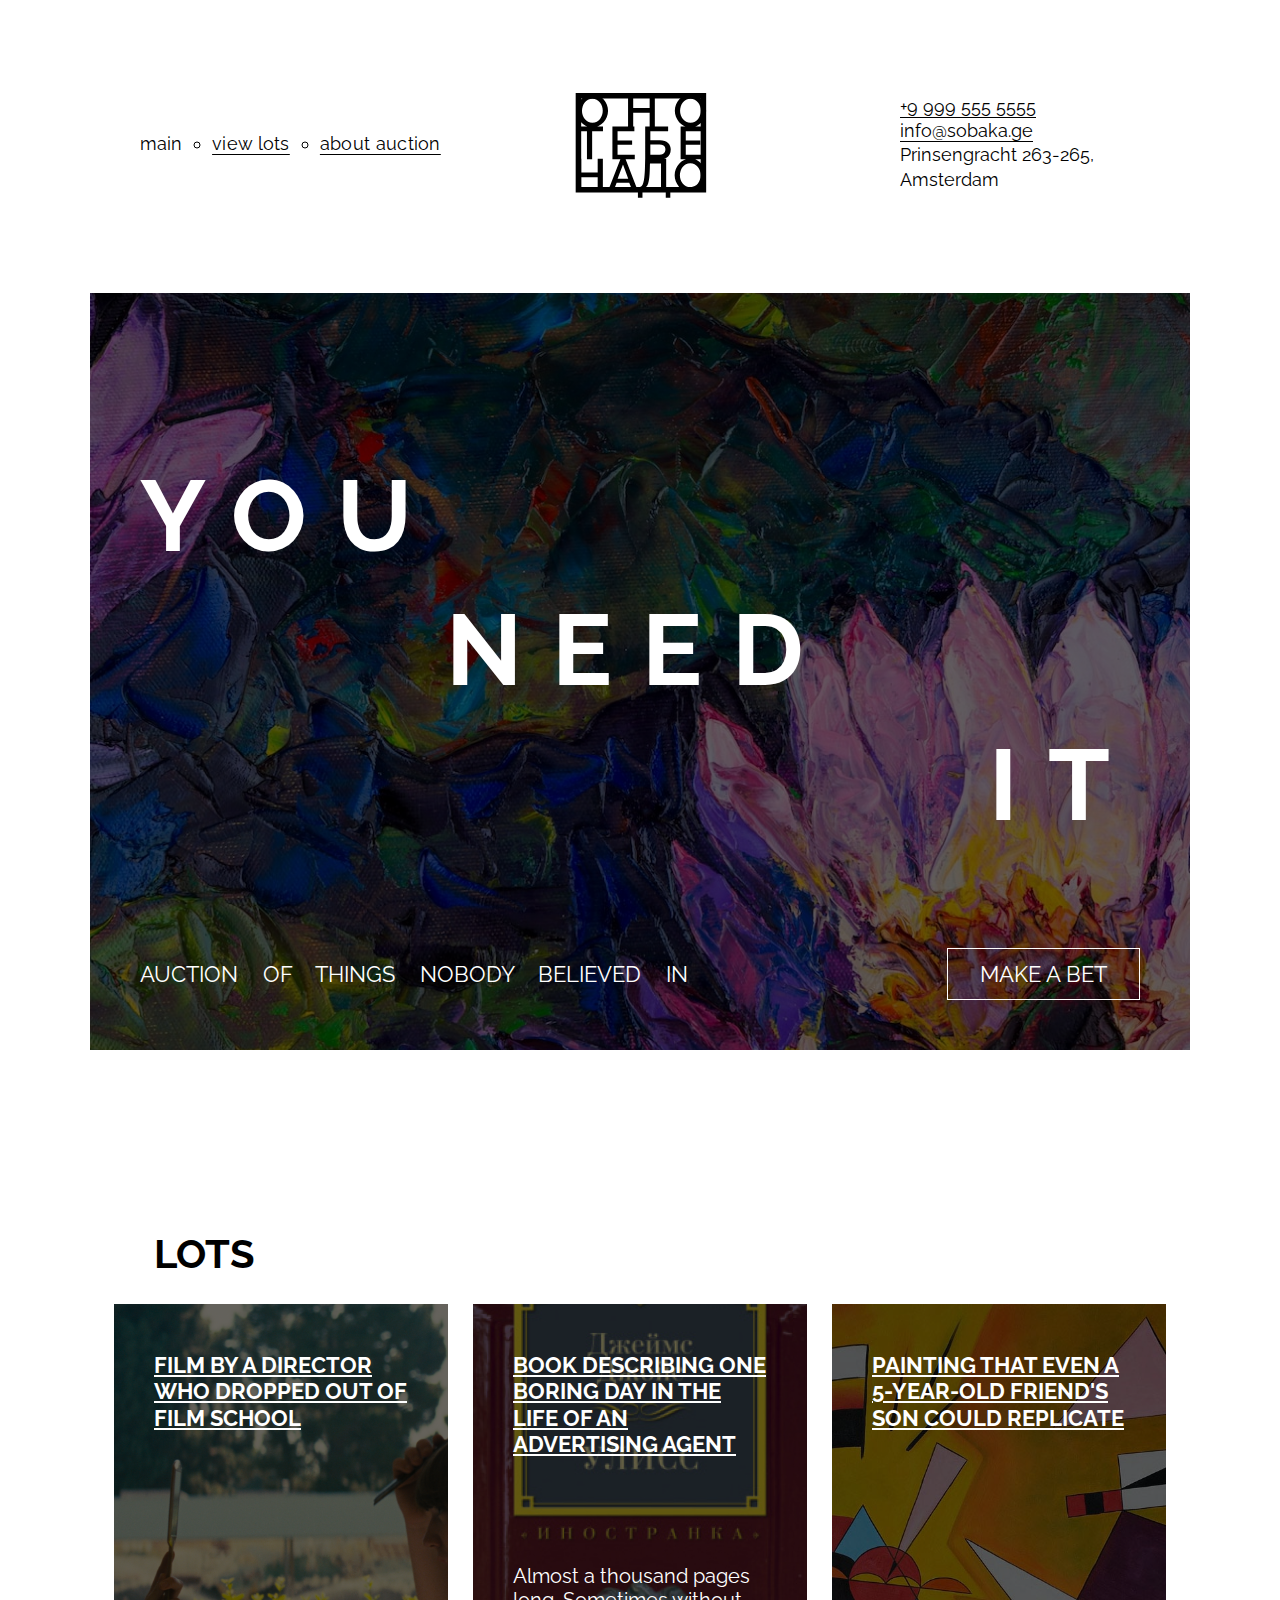
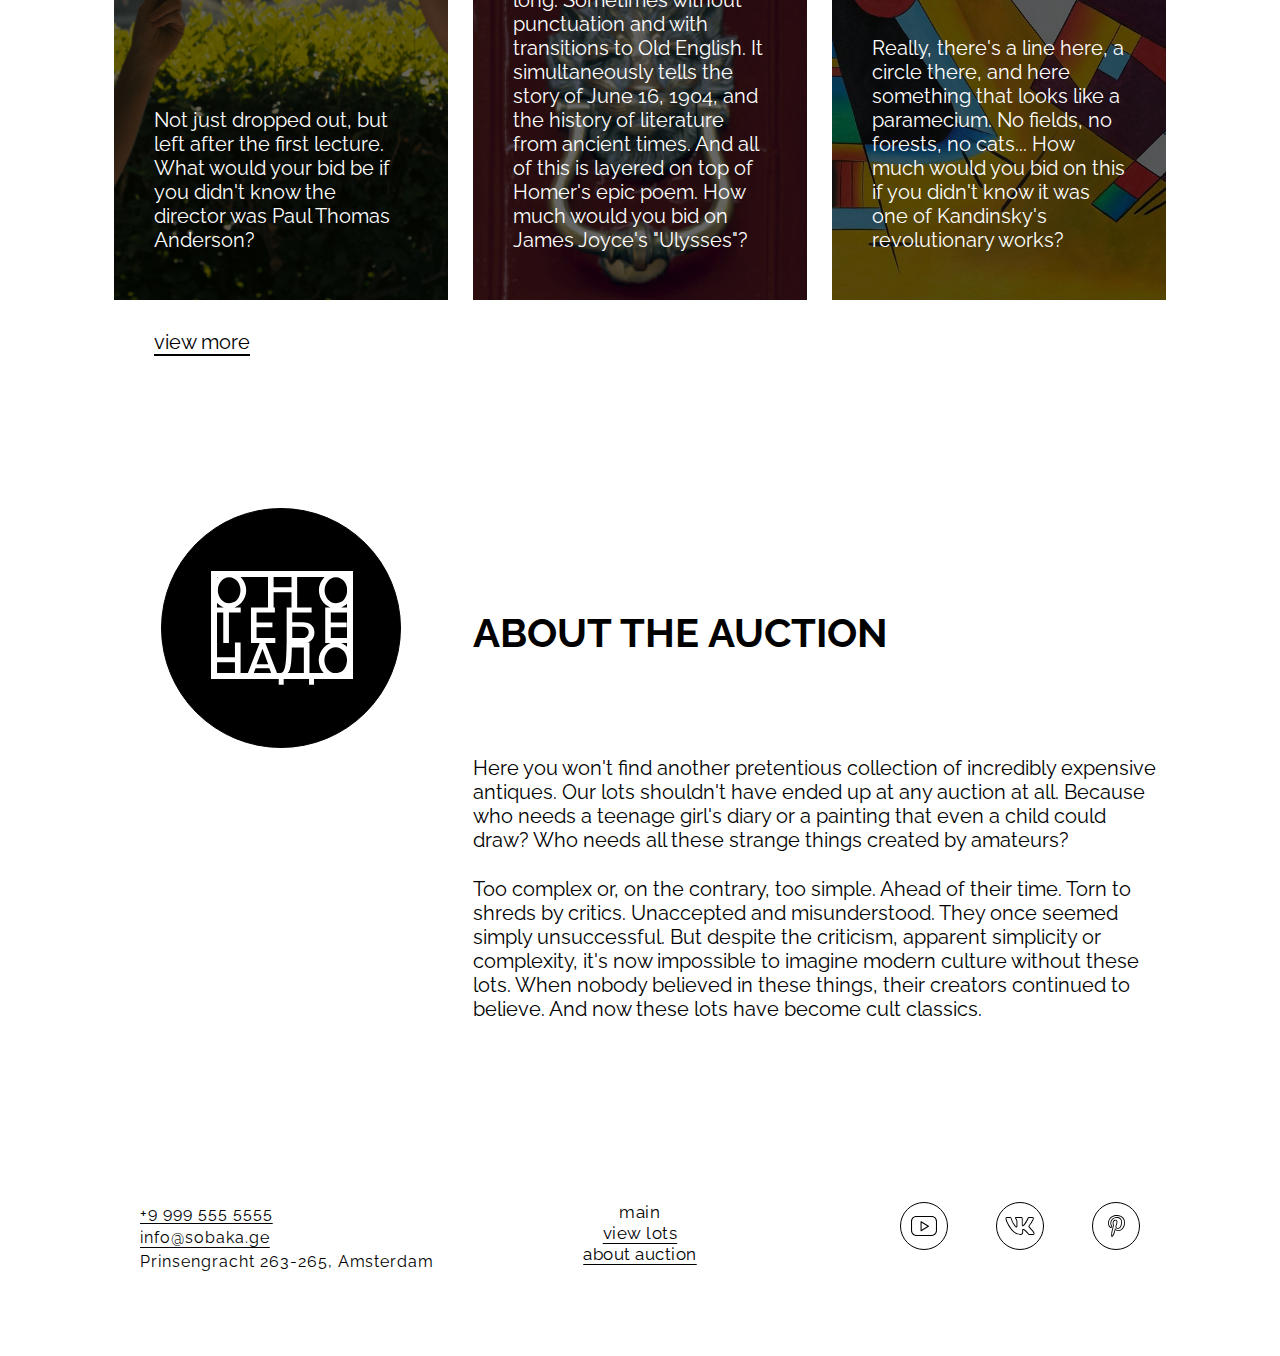
<file: index.html>
<!DOCTYPE html>
<html lang="en">
  <head>
    <meta charset="UTF-8" />
    <meta http-equiv="X-UA-Compatible" content="IE=edge" />
    <meta name="viewport" content="width=device-width, initial-scale=1.0" />
    <link href="./fonts/fonts.css" rel="stylesheet" />
    <link href="./styles/global.css" rel="stylesheet" />
    <link href="./styles/style.css" rel="stylesheet" />

    <title>You Need It — auction of things nobody believed in</title>
  </head>

  <body>
    <header class="header">
      <nav class="header__menu">
        <ul class="header__links-list">
          <li class="header__links-list-item">
            <a class="header__link header__link-active" href="index.html">main</a>
          </li>
          <li class="header__links-list-item">
            <a class="header__link" href="lots.html">view lots</a>
          </li>
          <li class="header__links-list-item">
            <a class="header__link" href="#about">about auction</a>
          </li>
        </ul>
      </nav>

      <a class="header__logo" href="index.html">
        <img
          class="header__logo-image"
          src="images/logo-black.svg"
          alt="You Need It"
        />
      </a>

      <address class="address-block address-block--header">
        <a class="address-block__link" href="tel:+99995555555"
          >+9 999 555 5555</a
        >
        <a class="address-block__link" href="mailto:info@sobaka.ge"
          >info@sobaka.ge</a
        >
        <span class="address-block__item"
          >Prinsengracht 263-265, Amsterdam</span
        >
      </address>
    </header>

    <main>
      <section class="cover">
        <div class="overlay"></div>
        <h1 class="cover__title">
          <span class="aligned-text aligned-text_left">You</span>
          <span class="aligned-text aligned-text_center">
            Need
          </span>
          <span class="aligned-text aligned-text_right">
            It
          </span>
        </h1>
        <div class="cover__description">
          <p class="cover__description-text">
            Auction of things nobody believed in
          </p>
          <button class="bet-button">Make a bet</button>
        </div>
      </section>

      <section class="lots">
        <h2 class="lots__heading">lots</h2>
        <ul class="lots__card-list">
          <li class="lots__card-list-item">
            <article class="card card_type_film">
              <div class="card__link">
                <div class="overlay"></div>
                <h3 class="card__title">
                  Film by a director who dropped out of film school
                </h3>
                <p class="card__text">
                  Not just dropped out, but left after the first lecture. What
                  would your bid be if you didn't know the director was Paul
                  Thomas Anderson?
                </p>
              </div>
            </article>
          </li>
          <li class="lots__card-list-item">
            <article class="card card_type_book">
              <div class="card__link">
                <div class="overlay"></div>
                <h3 class="card__title">
                  Book describing one boring day in the life of an advertising agent
                </h3>
                <p class="card__text">
                  Almost a thousand pages long. Sometimes without punctuation and
                  with transitions to Old English. It simultaneously tells the
                  story of June 16, 1904, and the history of literature from
                  ancient times. And all of this is layered on top of Homer's epic
                  poem. How much would you bid on James Joyce's "Ulysses"?
                </p>
              </div>
            </article>
          </li>
          <li class="lots__card-list-item">
            <article class="card card_type_picture">
              <div class="card__link">
                <div class="overlay"></div>
                <h3 class="card__title">
                  Painting that even a 5-year-old friend's son could replicate
                </h3>
                <p class="card__text">
                  Really, there's a line here, a circle there, and here something
                  that looks like a paramecium. No fields, no forests, no cats...
                  How much would you bid on this if you didn't know it was one of
                  Kandinsky's revolutionary works?
                </p>
              </div>
            </article>
          </li>
        </ul>
        <a class="lots__look-more-link" href="lots.html">view more</a>
      </section>

      <section class="about" id="about">
        <div class="about__column">
          <div class="about__logo">
            <img
              class="about__logo-image"
              src="images/logo-white.svg"
              alt="You Need It"
            />
          </div>
          <div class="about__content">
            <h2 class="about__heading">About the auction</h2>
            <div class="about__text">
              <p>
                Here you won't find another pretentious collection of incredibly
                expensive antiques. Our lots shouldn't have ended up at any auction
                at all. Because who needs a teenage girl's diary or a painting that
                even a child could draw? Who needs all these strange things created
                by amateurs?
              </p>
              <p>
                Too complex or, on the contrary, too simple. Ahead of their time.
                Torn to shreds by critics. Unaccepted and misunderstood. They once
                seemed simply unsuccessful. But despite the criticism, apparent
                simplicity or complexity, it's now impossible to imagine modern
                culture without these lots. When nobody believed in these things,
                their creators continued to believe. And now these lots have become
                cult classics.
              </p>
            </div>
          </div>
        </div>
      </section>
    </main>

    <footer class="footer">
      <address class="address-block address-block--footer">
        <a class="address-block__link" href="tel:+99995555555"
          >+9 999 555 5555</a
        >
        <a class="address-block__link" href="mailto:info@sobaka.ge"
          >info@sobaka.ge</a
        >
        <span class="address-block__item"
          >Prinsengracht 263-265, Amsterdam</span
        >
      </address>
      <nav class="footer__menu">
        <ul class="footer__menu-list">
          <li class="footer__menu-list-item">
            <a class="footer__menu-link footer__menu-link-active" href="index.html"
              >main</a
            >
          </li>
          <li class="footer__menu-list-item">
            <a class="footer__menu-link" href="lots.html">view lots</a>
          </li>
          <li class="footer__menu-list-item">
            <a class="footer__menu-link" href="#about">about auction</a>
          </li>
        </ul>
      </nav>
      <ul class="footer__social-list">
        <li class="footer__social-item">
          <a class="footer__social-link" href="#" aria-label="YouTube">
            <img
              class="footer__social-icon"
              src="images/yt.svg"
              alt="YouTube"
            />
          </a>
        </li>
        <li class="footer__social-item">
          <a class="footer__social-link" href="#" aria-label="VK">
            <img class="footer__social-icon" src="images/vk.svg" alt="VK" />
          </a>
        </li>
        <li class="footer__social-item">
          <a class="footer__social-link" href="#" aria-label="Pinterest">
            <img
              class="footer__social-icon"
              src="images/pinterest.svg"
              alt="Pinterest"
            />
          </a>
        </li>
      </ul>
    </footer>
  </body>
</html>
</file>
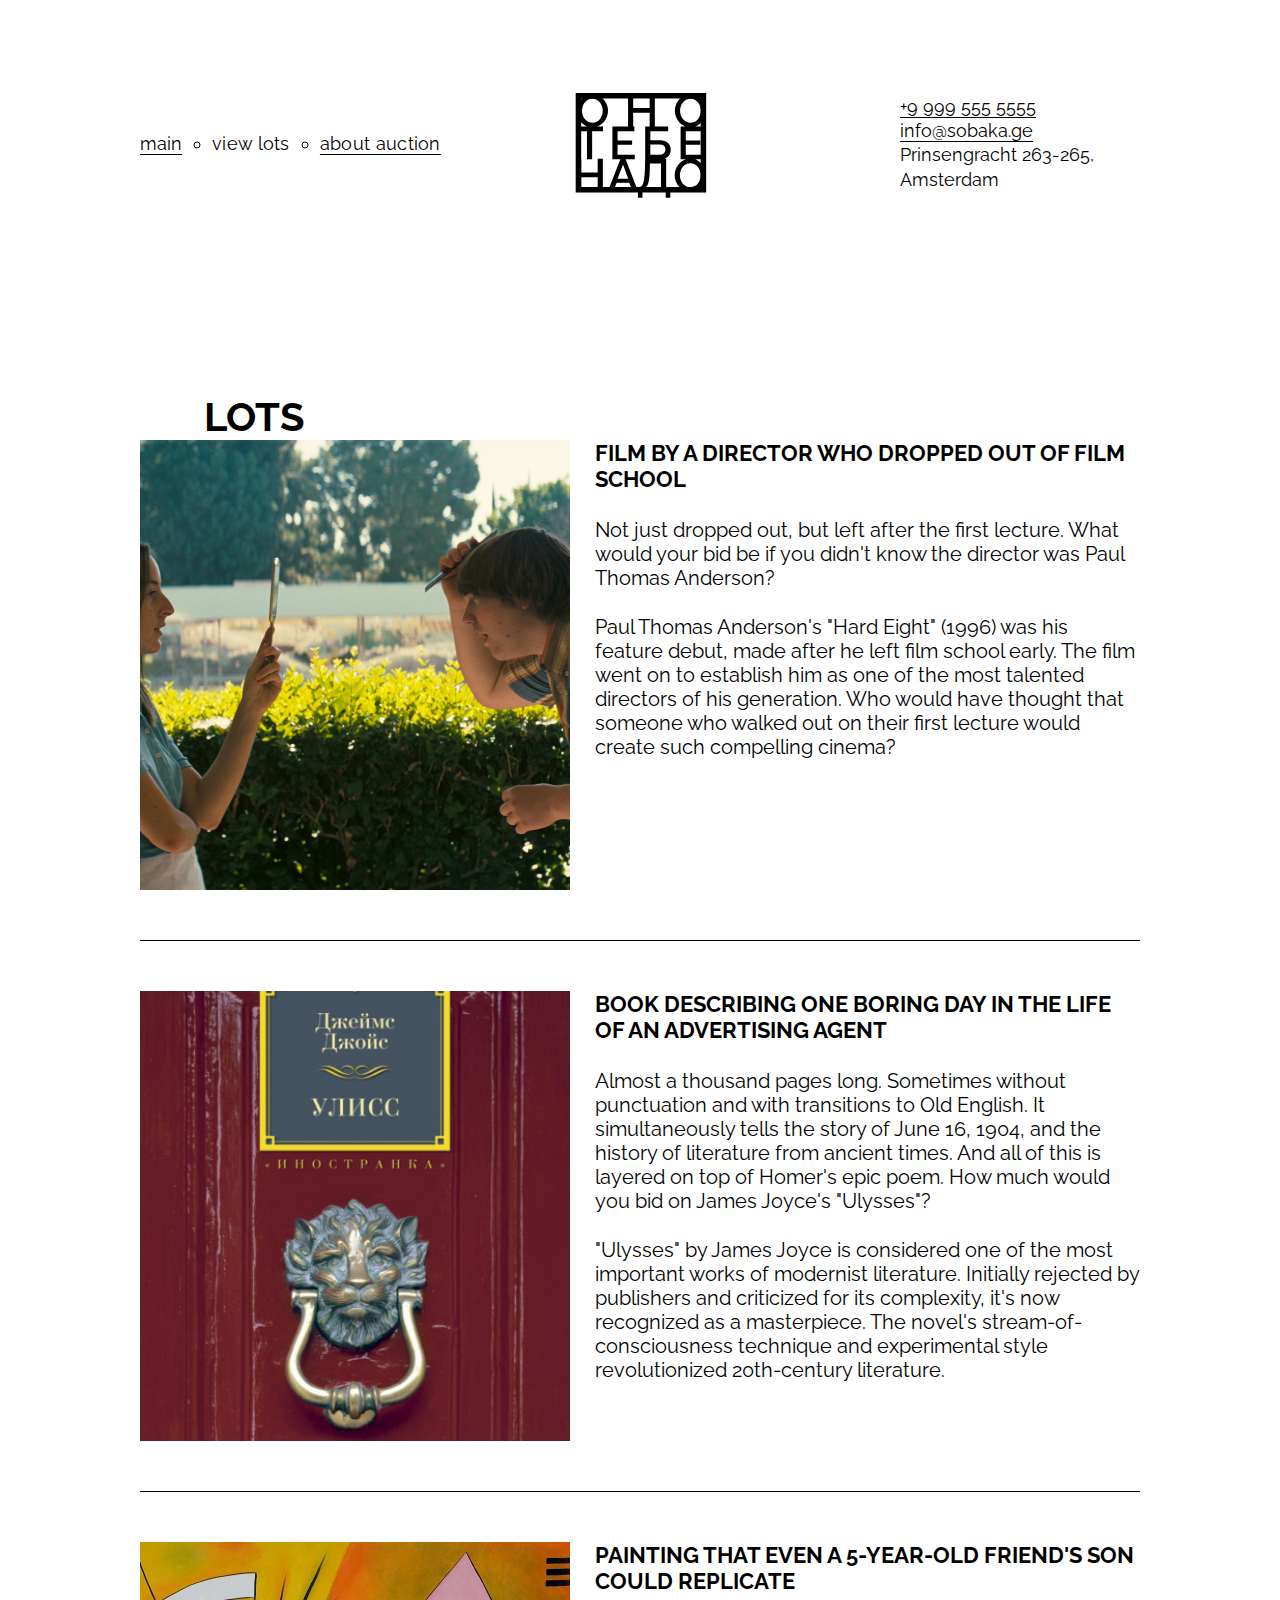
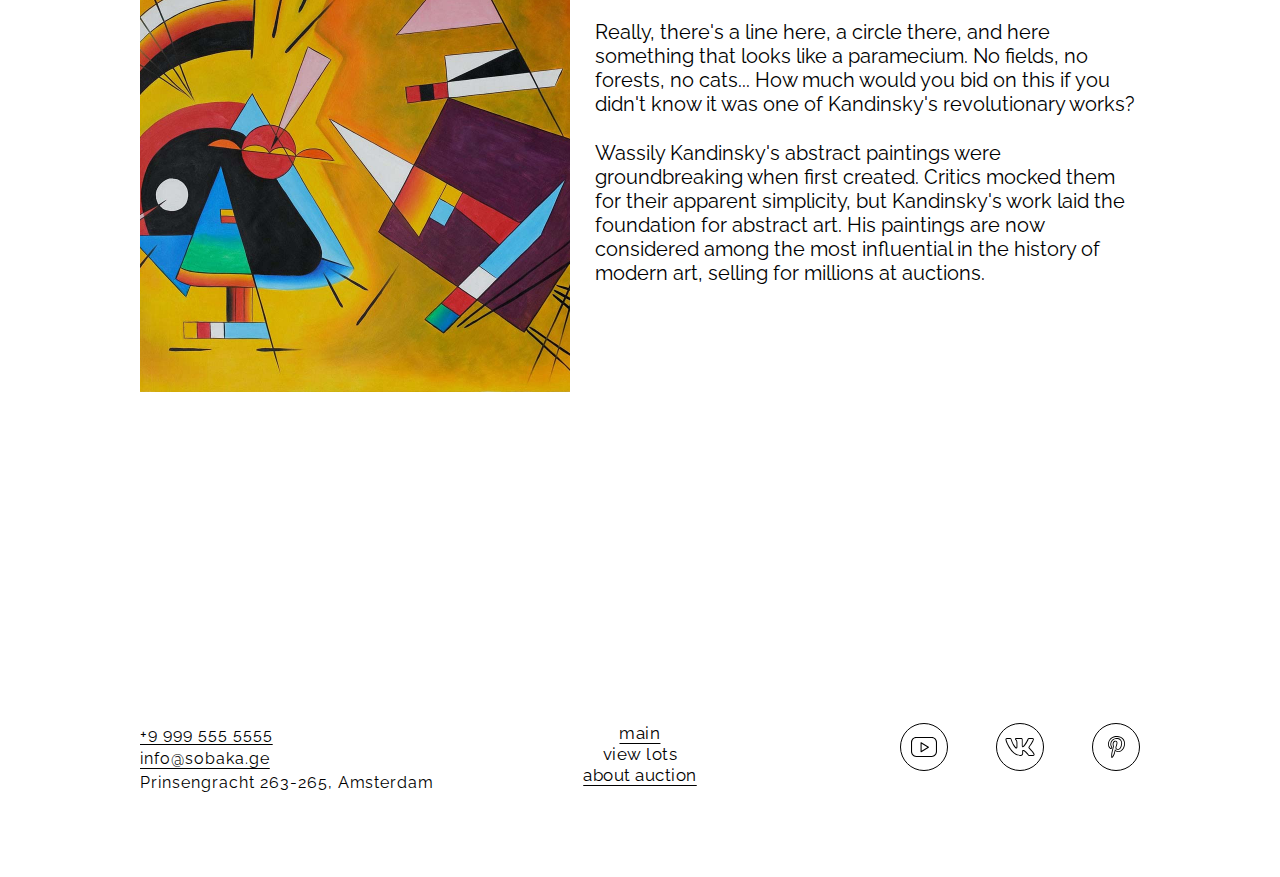
<file: lots.html>
<!DOCTYPE html>
<html lang="en">
  <head>
    <meta charset="UTF-8" />
    <meta http-equiv="X-UA-Compatible" content="IE=edge" />
    <meta name="viewport" content="width=device-width, initial-scale=1.0" />
    <link href="./fonts/fonts.css" rel="stylesheet" />
    <link href="./styles/global.css" rel="stylesheet" />
    <link href="./styles/style.css" rel="stylesheet" />

    <title>Lots — You Need It</title>
  </head>

  <body>
    <header class="header">
      <nav class="header__menu">
        <ul class="header__links-list">
          <li class="header__links-list-item">
            <a class="header__link" href="index.html">main</a>
          </li>
          <li class="header__links-list-item">
            <a class="header__link header__link-active" href="lots.html">view lots</a>
          </li>
          <li class="header__links-list-item">
            <a class="header__link" href="index.html#about">about auction</a>
          </li>
        </ul>
      </nav>

      <a class="header__logo" href="index.html">
        <img
          class="header__logo-image"
          src="images/logo-black.svg"
          alt="You Need It"
        />
      </a>

      <address class="address-block address-block--header">
        <a class="address-block__link" href="tel:+99995555555"
          >+9 999 555 5555</a
        >
        <a class="address-block__link" href="mailto:info@sobaka.ge"
          >info@sobaka.ge</a
        >
        <span class="address-block__item"
          >Prinsengracht 263-265, Amsterdam</span
        >
      </address>
    </header>

    <main>
      <section class="lots lots--detailed">
        <h2 class="lots__heading">lots</h2>
        
        <article class="lot-detail">
          <div class="lot-detail__image">
            <img src="images/card-lot-01.jpg" alt="Film by Paul Thomas Anderson" />
          </div>
          <div class="lot-detail__content">
            <h3 class="lot-detail__title">
              Film by a director who dropped out of film school
            </h3>
            <div class="lot-detail__text">
              <p>
                Not just dropped out, but left after the first lecture. What
                would your bid be if you didn't know the director was Paul
                Thomas Anderson?
              </p>
              <p>
                Paul Thomas Anderson's "Hard Eight" (1996) was his feature
                debut, made after he left film school early. The film went on to
                establish him as one of the most talented directors of his
                generation. Who would have thought that someone who walked out
                on their first lecture would create such compelling cinema?
              </p>
            </div>
          </div>
        </article>

        <article class="lot-detail">
          <div class="lot-detail__image">
            <img src="images/card-lot-02.jpg" alt="James Joyce's Ulysses" />
          </div>
          <div class="lot-detail__content">
            <h3 class="lot-detail__title">
              Book describing one boring day in the life of an advertising agent
            </h3>
            <div class="lot-detail__text">
              <p>
                Almost a thousand pages long. Sometimes without punctuation and
                with transitions to Old English. It simultaneously tells the
                story of June 16, 1904, and the history of literature from
                ancient times. And all of this is layered on top of Homer's epic
                poem. How much would you bid on James Joyce's "Ulysses"?
              </p>
              <p>
                "Ulysses" by James Joyce is considered one of the most important
                works of modernist literature. Initially rejected by publishers
                and criticized for its complexity, it's now recognized as a
                masterpiece. The novel's stream-of-consciousness technique and
                experimental style revolutionized 20th-century literature.
              </p>
            </div>
          </div>
        </article>

        <article class="lot-detail">
          <div class="lot-detail__image">
            <img src="images/card-lot-03.jpg" alt="Kandinsky painting" />
          </div>
          <div class="lot-detail__content">
            <h3 class="lot-detail__title">
              Painting that even a 5-year-old friend's son could replicate
            </h3>
            <div class="lot-detail__text">
              <p>
                Really, there's a line here, a circle there, and here something
                that looks like a paramecium. No fields, no forests, no cats...
                How much would you bid on this if you didn't know it was one of
                Kandinsky's revolutionary works?
              </p>
              <p>
                Wassily Kandinsky's abstract paintings were groundbreaking when
                first created. Critics mocked them for their apparent simplicity,
                but Kandinsky's work laid the foundation for abstract art. His
                paintings are now considered among the most influential in the
                history of modern art, selling for millions at auctions.
              </p>
            </div>
          </div>
        </article>
      </section>
    </main>

    <footer class="footer">
      <address class="address-block address-block--footer">
        <a class="address-block__link" href="tel:+99995555555"
          >+9 999 555 5555</a
        >
        <a class="address-block__link" href="mailto:info@sobaka.ge"
          >info@sobaka.ge</a
        >
        <span class="address-block__item"
          >Prinsengracht 263-265, Amsterdam</span
        >
      </address>
      <nav class="footer__menu">
        <ul class="footer__menu-list">
          <li class="footer__menu-list-item">
            <a class="footer__menu-link" href="index.html">main</a>
          </li>
          <li class="footer__menu-list-item">
            <a class="footer__menu-link footer__menu-link-active" href="lots.html">view lots</a>
          </li>
          <li class="footer__menu-list-item">
            <a class="footer__menu-link" href="index.html#about">about auction</a>
          </li>
        </ul>
      </nav>
      <ul class="footer__social-list">
        <li class="footer__social-item">
          <a class="footer__social-link" href="#" aria-label="YouTube">
            <img
              class="footer__social-icon"
              src="images/yt.svg"
              alt="YouTube"
            />
          </a>
        </li>
        <li class="footer__social-item">
          <a class="footer__social-link" href="#" aria-label="VK">
            <img class="footer__social-icon" src="images/vk.svg" alt="VK" />
          </a>
        </li>
        <li class="footer__social-item">
          <a class="footer__social-link" href="#" aria-label="Pinterest">
            <img
              class="footer__social-icon"
              src="images/pinterest.svg"
              alt="Pinterest"
            />
          </a>
        </li>
      </ul>
    </footer>
  </body>
</html>
</file>
<file: fonts/fonts.css>
@font-face {
  font-family: Raleway;
  src:
    url(./Raleway-Regular.woff2) format('woff2'),
    url(./Raleway-Regular.woff) format('woff');
  font-weight: normal;
  font-display: swap;
}

@font-face {
  font-family: Raleway;
  src:
    url(./Raleway-Bold.woff2) format('woff2'),
    url(./Raleway-Bold.woff) format('woff');
  font-weight: bold;
  font-display: swap;
}
</file>
<file: styles/global.css>
*,
*::before,
*::after {
  box-sizing: border-box;
}

body {
  width: 1100px;
  margin: 0 auto;
  font-family: Raleway, sans-serif;
}

h1,
h2,
h3,
h4,
h5,
h6,
p,
ul,
ol,
li,
blockquote {
  margin: 0;
  padding: 0;
}

a {
  color: inherit;
}

img {
  width: 100%;
}

button {
  font: inherit;
}
</file>
<file: styles/style.css>
/* --- Header --- */
.header {
  display: grid;
  grid-template-columns: 1fr min-content 1fr;
  align-items: center;
  padding: 93px 50px 91px 50px;
  font-size: 18px;
}

.header__links-list {
  display: flex;
  gap: 30.1px;
  list-style: circle;
  align-items: baseline;
  margin-bottom: 8px;
  letter-spacing: 0.3px;
}

.header__links-list li:first-child {
  list-style: none;
  letter-spacing: 0;
}

.header__link {
  text-decoration: underline;
  text-underline-offset: 4px;
  color: #000000;
}

.header__link-active {
  text-decoration: none;
}

.header__logo {
  display: block;
  width: 136px;
}

.address-block {
  display: flex;
  flex-direction: column;
  font-style: normal;
  line-height: 1.35;
}

.address-block__link {
  text-decoration: underline;
  text-underline-offset: 4px;
}

.address-block--header {
  justify-self: end;
  max-width: 240px;
  margin-bottom: 8px;
}

/* --- Cover --- */
.cover {
  display: flex;
  flex-direction: column;
  justify-content: space-between;
  position: relative;
  min-height: 757px;
  background-image: url("../images/cover.jpg");
  background-size: cover;
  background-position: center;
  background-repeat: no-repeat;
}

.overlay {
  position: absolute;
  inset: 0;
  background-color: rgba(0, 0, 0, 0.6);
  z-index: 0;
}

.cover__title,
.cover__description {
  position: relative;
  z-index: 1;
  text-transform: uppercase;
  color: #ffffff;
}

.cover__title {
  padding: 164px 50px 104px 50px;
  font-size: 100px;
  font-weight: 700;
  letter-spacing: 30px;
  flex: 1;
}

.aligned-text {
  display: block;
}

.aligned-text_left {
  text-align: left;
}

.aligned-text_center {
  text-align: center;
  line-height: 152px;
}

.aligned-text_right {
  text-align: right;
  line-height: 118px;
}

.no-letter-spacing {
  letter-spacing: 0;
}

.cover__description {
  display: flex;
  justify-content: space-between;
  align-items: center;
  padding: 0 50px 50px 50px;
  font-size: 22px;
}

.cover__description-text {
  word-spacing: 18.5px;
  font-weight: 400;
}

.bet-button {
  padding: 12px 32px;
  font-weight: 500;
  color: #ffffff;
  text-transform: uppercase;
  background-color: transparent;
  border: 1px solid #ffffff;
  cursor: pointer;
}

/* --- Lots --- */
.lots {
  margin-top: 180px;
}

.lots__heading {
  font-size: 40px;
  font-weight: 700;
  padding-left: 64px;
  text-transform: uppercase;
}

.lots__card-list {
  margin: 27px 24px 30px 24px;
  display: grid;
  grid-template-columns: repeat(3, 1fr);
  gap: 25px;
}

.lots__card-list-item {
  list-style: none;
}

.card {
  position: relative;
  background-size: cover;
  background-position: center;
  background-repeat: no-repeat;
}

.card__link {
  display: flex;
  flex-direction: column;
  min-height: 596px;
  padding: 48px 40px;
  justify-content: space-between;
  position: relative;
  text-decoration: none;
}

.card_type_film {
  background-image: url("../images/card-lot-01.jpg");
}

.card_type_book {
  background-image: url("../images/card-lot-02.jpg");
}

.card_type_picture {
  background-image: url("../images/card-lot-03.jpg");
}

.card__title {
  position: relative;
  text-decoration: underline;

  text-transform: uppercase;
  font-size: 22px;
  font-weight: 700;
  line-height: 120%;
  color: #ffffff;
  z-index: 1;
}

.card__text {
  position: relative;
  font-size: 20px;
  line-height: 120%;
  color: #ffffff;
  text-decoration: none;
  z-index: 1;
}

.lots__look-more-link {
  font-size: 20px;
  margin-left: 64px;
  text-decoration: underline;
  text-underline-offset: 5px;
  color: #000000;
}

/* --- Lots Detail Page --- */
.lots--detailed {
  margin-top: 100px;
  padding: 0 50px 50px 50px;
}

.lot-detail {
  display: grid;
  grid-template-columns: 430px 1fr;
  gap: 25px;
  margin-bottom: 50px;
  align-items: start;
  padding-bottom: 50px;
}

.lot-detail:not(:last-child) {
  border-bottom: 1px solid #000000;
}

.lot-detail__image {
  width: 100%;
}

.lot-detail__image img {
  width: 100%;
  height: auto;
  display: block;
}

.lot-detail__content {
  padding: 0;
}

.lot-detail__title {
  font-size: 22px;
  font-weight: 700;
  text-transform: uppercase;
  margin-bottom: 25px;
  line-height: 120%;
  color: #000000;
}

.lot-detail__text {
  font-size: 20px;
  line-height: 120%;
  color: #000000;
  display: flex;
  flex-direction: column;
  gap: 25px;
}

.lot-detail__text p {
  margin: 0;
}

/* --- About --- */
.about {
  margin-top: 154px;
}

.about__column {
  display: grid;
  grid-template-columns: 1fr 2fr;
  justify-items: center;
}

.about__logo {
  display: flex;
  justify-content: center;
  align-items: center;
  width: 240px;
  height: 240px;
  margin-left: 15px;
  border-radius: 50%;
  border: 1px solid #000000;
  background-color: #000000;
}

.about__logo-image {
  height: auto;
  max-width: 148px;
}

.about__heading {
  font-size: 40px;
  font-weight: 700;
  margin: 101px 18px 100px 16px;
  text-transform: uppercase;
}

.about__text {
  display: flex;
  font-size: 20px;
  flex-direction: column;
  gap: 25px;
  margin-left: 16px;
  margin-right: 27px;
  line-height: 24px;
}

/* --- Footer --- */
.footer {
  display: grid;
  grid-template-columns: 1fr 1fr 1fr;
  padding: 181px 50px 82px 50px;
}

.address-block--footer {
  color: #000000;
  line-height: 1.5;
  letter-spacing: 0.98px;
  justify-self: start;
  max-width: 360px;
}

.footer__menu {
  justify-self: center;
  line-height: 1.23;
  font-size: 17px;
  letter-spacing: 0.5px;
}

.footer__menu-list {
  list-style: none;
  text-align: center;
}

.footer__menu-link {
  text-decoration: underline;
  color: #000000;
  text-underline-offset: 4px;
}

.footer__menu-link-active {
  text-decoration: none;
}

.footer__social-list {
  display: flex;
  gap: 48px;
  justify-self: end;
  list-style: none;
}

.footer__social-icon {
  width: 48px;
  height: 48px;
  display: block;
}
</file>
